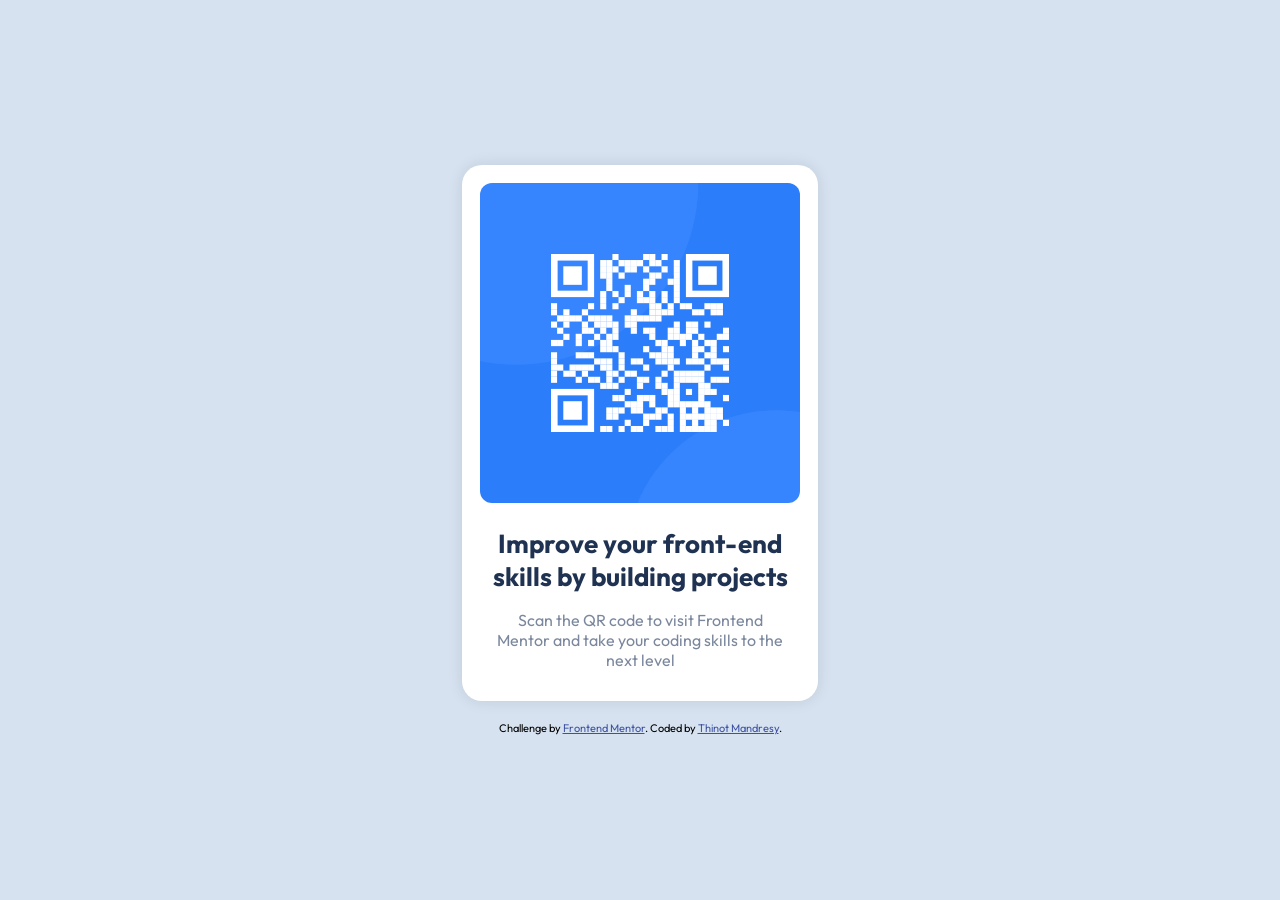
<file: index.html>
<!DOCTYPE html>
<html lang="en">
  <head>
    <meta charset="UTF-8" />
    <meta name="viewport" content="width=device-width, initial-scale=1.0" />

    <link
      rel="icon"
      type="image/png"
      sizes="32x32"
      href="./images/favicon-32x32.png"
    />
    <link rel="stylesheet" href="style.css" />

    <title>Frontend Mentor | QR code component</title>
  </head>
  <body>
    <main>
      <div class="card">
        <img
          src="./images/image-qr-code.png"
          alt="QR Code"
          class="card-image"
        />
        <div class="card-content">
          <h1 class="card-title">
            Improve your front-end skills by building projects
          </h1>
          <p class="card-description">
            Scan the QR code to visit Frontend Mentor and take your coding
            skills to the next level
          </p>
        </div>
      </div>
    </main>
    <footer>
      <div class="attribution">
        Challenge by
        <a
          href="https://www.frontendmentor.io?ref=challenge"
          target="_blank"
          rel="noopener noreferrer"
          >Frontend Mentor</a
        >. Coded by
        <a
          href="https://github.com/thinotmandresy"
          target="_blank"
          rel="noopener noreferrer"
          >Thinot Mandresy</a
        >.
      </div>
    </footer>
  </body>
</html>
</file>
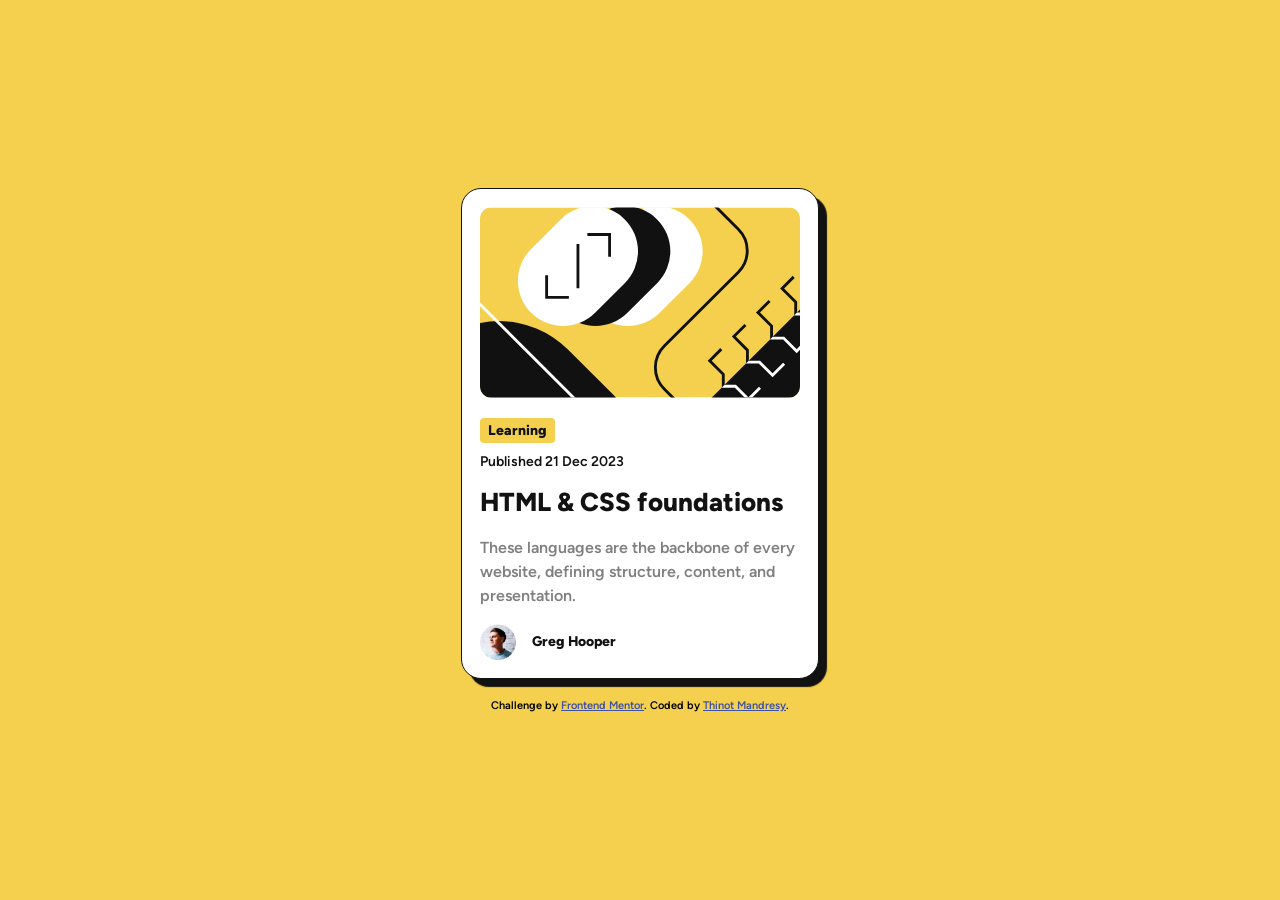
<file: blog-preview-card/index.html>
<!DOCTYPE html>
<html lang="en">
  <head>
    <meta charset="UTF-8" />
    <meta name="viewport" content="width=device-width, initial-scale=1.0" />
    <link
      rel="icon"
      type="image/png"
      sizes="32x32"
      href="./assets/images/favicon-32x32.png"
    />
    <title>Frontend Mentor | Blog preview card</title>
    <link rel="stylesheet" href="style.css" />
  </head>
  <body>
    <main>
      <div class="preview-card">
        <img
          src="./assets/images/illustration-article.svg"
          alt=""
          class="preview-image"
        />
        <div class="preview-categories">
          <div class="preview-category"> Learning </div>
        </div>
        <span class="preview-date"> Published 21 Dec 2023 </span>
        <h1 class="preview-title">HTML & CSS foundations</h1>
        <p class="preview-description">
          These languages are the backbone of every website, defining structure,
          content, and presentation.
        </p>
        <div class="preview-attribution">
          <img
            src="./assets/images/image-avatar.webp"
            alt=""
            class="preview-avatar"
          />
          <span class="preview-author">Greg Hooper</span>
        </div>
      </div>
    </main>
    <footer>
      <div class="attribution">
        Challenge by
        <a href="https://www.frontendmentor.io?ref=challenge" target="_blank"
          >Frontend Mentor</a
        >. Coded by
        <a href="https://github.com/thinotmandresy/">Thinot Mandresy</a>.
      </div>
    </footer>
  </body>
</html>
</file>
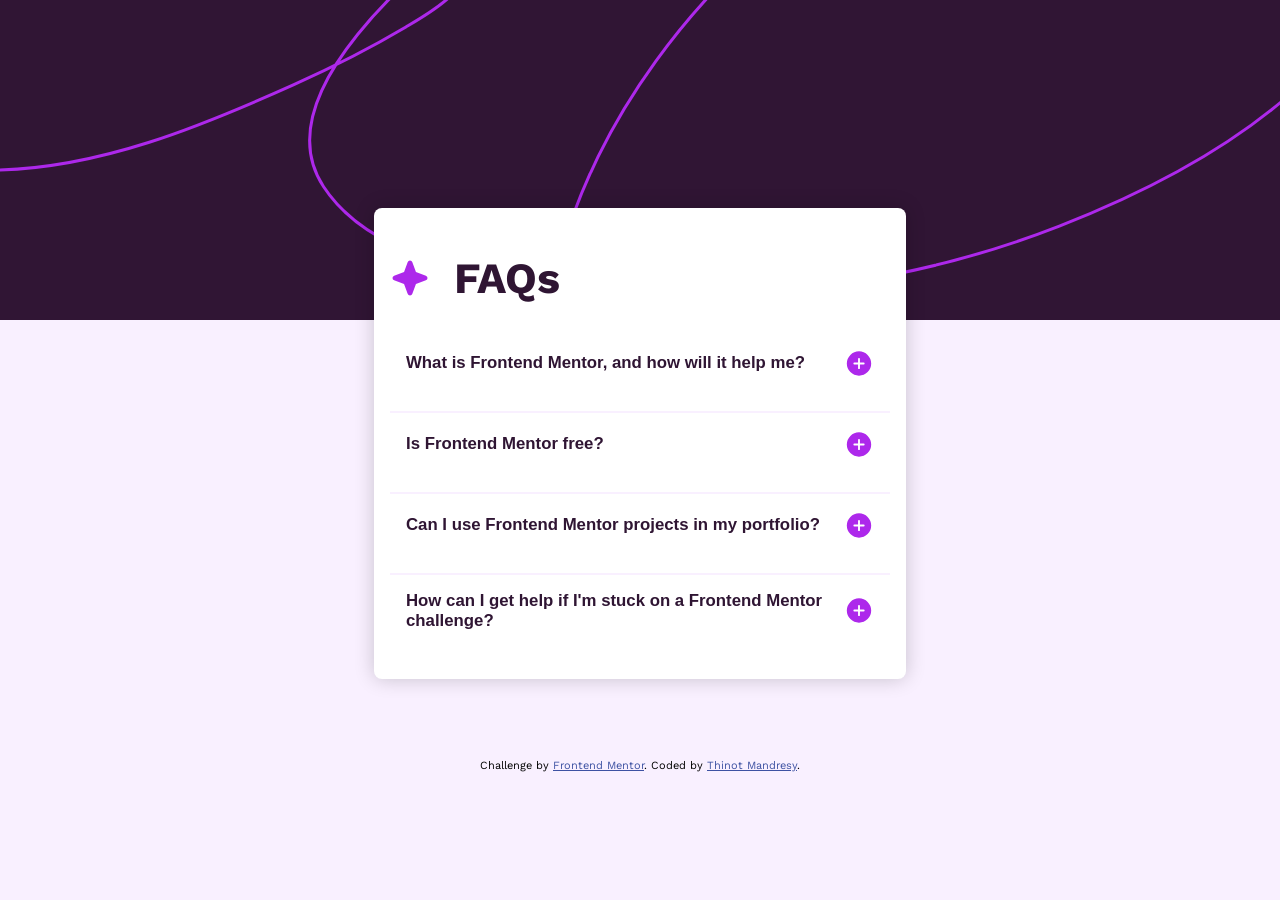
<file: faq-accordion/index.html>
<!DOCTYPE html>
<html lang="en">
  <head>
    <meta charset="UTF-8" />
    <meta name="viewport" content="width=device-width, initial-scale=1.0" />
    <link
      rel="icon"
      type="image/png"
      sizes="32x32"
      href="./assets/images/favicon-32x32.png"
    />
    <title>Frontend Mentor | FAQ accordion</title>
    <link rel="stylesheet" href="style.css" />
  </head>
  <body>
    <main>
      <h1><img src="./assets/images/icon-star.svg" alt="" />FAQs</h1>
      <div class="accordion-item">
        <button class="accordion-button">
          What is Frontend Mentor, and how will it help me?
          <img
            src="./assets/images/icon-plus.svg"
            alt=""
            class="accordion-icon-plus"
          />
          <img
            src="./assets/images/icon-minus.svg"
            alt=""
            class="accordion-icon-minus"
          />
        </button>
        <p class="accordion-content">
          Frontend Mentor offers realistic coding challenges to help developers
          improve their frontend coding skills with projects in HTML, CSS, and
          JavaScript. It's suitable for all levels and ideal for portfolio
          building.
        </p>
      </div>
      <div class="accordion-item">
        <button class="accordion-button">
          Is Frontend Mentor free?
          <img
            src="./assets/images/icon-plus.svg"
            alt=""
            class="accordion-icon-plus"
          />
          <img
            src="./assets/images/icon-minus.svg"
            alt=""
            class="accordion-icon-minus"
          />
        </button>
        <p class="accordion-content">
          Yes, Frontend Mentor offers both free and premium coding challenges,
          with the free option providing access to a range of projects suitable
          for all skill levels.
        </p>
      </div>
      <div class="accordion-item">
        <button class="accordion-button">
          Can I use Frontend Mentor projects in my portfolio?
          <img
            src="./assets/images/icon-plus.svg"
            alt=""
            class="accordion-icon-plus"
          />
          <img
            src="./assets/images/icon-minus.svg"
            alt=""
            class="accordion-icon-minus"
          />
        </button>
        <p class="accordion-content">
          Yes, you can use projects completed on Frontend Mentor in your
          portfolio. It's an excellent way to showcase your skills to potential
          employers!
        </p>
      </div>
      <div class="accordion-item">
        <button class="accordion-button">
          How can I get help if I'm stuck on a Frontend Mentor challenge?
          <img
            src="./assets/images/icon-plus.svg"
            alt=""
            class="accordion-icon-plus"
          />
          <img
            src="./assets/images/icon-minus.svg"
            alt=""
            class="accordion-icon-minus"
          />
        </button>
        <p class="accordion-content">
          The best place to get help is inside Frontend Mentor's Discord
          community. There's a help channel where you can ask questions and seek
          support from other community members.
        </p>
      </div>
    </main>
    <footer>
      <div class="attribution">
        Challenge by
        <a
          href="https://www.frontendmentor.io?ref=challenge"
          target="_blank"
          rel="noopener noreferrer"
          >Frontend Mentor</a
        >. Coded by
        <a href="https://github.com/thinotmandresy">Thinot Mandresy</a>.
      </div>
    </footer>
    <script src="script.js"></script>
  </body>
</html>
</file>
<file: style.css>
@import url("https://fonts.googleapis.com/css2?family=Outfit:wght@400;700&display=swap");

body {
  display: flex;
  flex-direction: column;
  align-items: center;
  justify-content: center;
  margin: 0;
  padding: 0;
  height: 100vh;
  font-family: "Outfit", sans-serif;
  font-weight: 400;
  background: hsl(212, 45%, 89%);
}

.card {
  width: 320px;
  height: 500px;
  padding: 18px;
  border-radius: 20px;
  box-shadow: 0 0 15px rgba(0, 0, 0, 0.1);
  background: hsl(0, 0%, 100%);
  color: hsl(218, 44%, 22%);
}

.card-image {
  width: 100%;
  border-radius: 12px;
  margin: 0 auto;
}

.card-content {
  margin-top: 20px;
  padding: 0 12px;
  text-align: center;
}

.card-title {
  color: hsl(218, 44%, 22%);
  font-size: 26px;
  font-weight: 700;
}

.card-description {
  margin-top: 10px;
  color: hsl(220, 15%, 55%);
  font-weight: 400;
}

footer {
  margin-top: 20px;
}

.attribution {
  font-size: 11px;
  text-align: center;
}

.attribution a {
  color: hsl(228, 45%, 44%);
}
</file>
<file: blog-preview-card/style.css>
@font-face {
  font-family: "Figtree";
  src: url("./assets/fonts/static/Figtree-SemiBold.ttf");
  font-weight: 600;
}

@font-face {
  font-family: "Figtree";
  src: url("./assets/fonts/static/Figtree-ExtraBold.ttf");
  font-weight: 800;
}

:root {
  --primary-color: hsl(47, 88%, 63%);
  --white: hsl(0, 0%, 100%);
  --grey: hsl(0, 0%, 50%);
  --black: hsl(0, 0%, 7%);
}

body {
  display: flex;
  flex-direction: column;
  align-items: center;
  justify-content: center;
  margin: 0;
  padding: 0;
  height: 100vh;
  font-family: "Figtree", sans-serif;
  font-size: 16px;
  font-weight: 600;
  background: var(--primary-color);
}

footer {
  margin-top: 20px;
}

.preview-card {
  width: 320px;
  padding: 18px;
  border-radius: 20px;
  border: 1px solid var(--black);
  box-shadow: 8px 8px 1px var(--black);
  background: var(--white);
  color: var(--black);
}

.preview-card:hover {
  box-shadow: 16px 16px 1px var(--black);
  cursor: pointer;
}

.preview-card:hover .preview-title {
  color: var(--primary-color);
}

.preview-image {
  width: 100%;
  border-radius: 12px;
  margin: 0 auto;
}

.preview-categories {
  display: flex;
  flex-direction: row;
  align-items: center;
  justify-content: flex-start;
  margin-top: 16px;
  margin-bottom: 8px;
}

.preview-category {
  padding: 4px 8px;
  border-radius: 4px;
  background: var(--primary-color);
  font-size: 14px;
  font-weight: 800;
}

.preview-date {
  font-size: 14px;
}

.preview-title {
  margin-top: 16px;
  font-size: 26px;
  font-weight: 800;
}

.preview-description {
  margin-top: 10px;
  color: var(--grey);
  line-height: 1.5rem;
}

.preview-attribution {
  display: flex;
  flex-direction: row;
  align-items: center;
  justify-content: flex-start;
  gap: 1rem;
}

.preview-avatar {
  width: 36px;
}

.preview-author {
  font-size: 14px;
  font-weight: 800;
}

.attribution {
  font-size: 11px;
  text-align: center;
}

.attribution a {
  color: hsl(228, 45%, 44%);
}
</file>
<file: faq-accordion/style.css>
@font-face {
  font-family: "Work Sans";
  src: url("./assets/fonts/static/WorkSans-Regular.ttf");
  font-weight: 400;
  font-style: normal;
}

@font-face {
  font-family: "Work Sans";
  src: url("./assets/fonts/static/WorkSans-Bold.ttf");
  font-weight: 700;
  font-style: normal;
}

@font-face {
  font-family: "Work Sans";
  src: url("./assets/fonts/static/WorkSans-SemiBold.ttf");
  font-weight: 600;
  font-style: normal;
}

body {
  background-image: url("./assets/images/background-pattern-mobile.svg");
  background-repeat: repeat-x;
  background-color: hsl(275, 100%, 97%);
  font-family: "Work Sans", sans-serif;
  font-size: 16px;
}

h1 {
  display: flex;
  gap: 1.5rem;
  font-size: calc(1.5rem + 1.5vw);
  font-weight: 700;
  color: hsl(292, 42%, 14%);
}

main {
  width: 80%;
  max-width: 500px;
  margin: 5rem auto;
  padding: 1rem;
  border-radius: 8px;
  box-shadow: 0 0px 20px hsla(0, 0%, 0%, 0.2);
  background: hsl(0, 0%, 100%);
}

.accordion-item {
  border-bottom: 2px solid hsl(275, 100%, 97%);
}

.accordion-item:last-child {
  border-bottom: none;
}

.accordion-item:hover .accordion-button {
  color: hsl(281, 83%, 54%);
}

.accordion-button {
  display: flex;
  justify-content: space-between;
  align-items: center;
  width: 100%;
  padding: 1rem;
  font-size: 1.05rem;
  font-weight: 700;
  text-align: left;
  color: hsl(292, 42%, 14%);
  background: none;
  border: none;
  cursor: pointer;
}

.accordion-content {
  padding: 0 1rem;
  margin: 0 0 1rem 0;
  max-height: 0;
  overflow: hidden;
  transition: all 0.3s ease-in-out;
}

.accordion-content.active {
  max-height: 100px;
}

.accordion-icon-plus.hide {
  display: none;
}

.accordion-icon-minus.hide {
  display: none;
}

@media screen and (min-width: 768px) {
  body {
    display: flex;
    flex-direction: column;
    align-items: center;
    justify-content: center;
    margin: 0;
    padding: 0;
    height: 100vh;
    background-image: url("./assets/images/background-pattern-desktop.svg");
    background-repeat: repeat-x;
  }
}

.attribution {
  font-size: 11px;
  text-align: center;
}

.attribution a {
  color: hsl(228, 45%, 44%);
}
</file>
